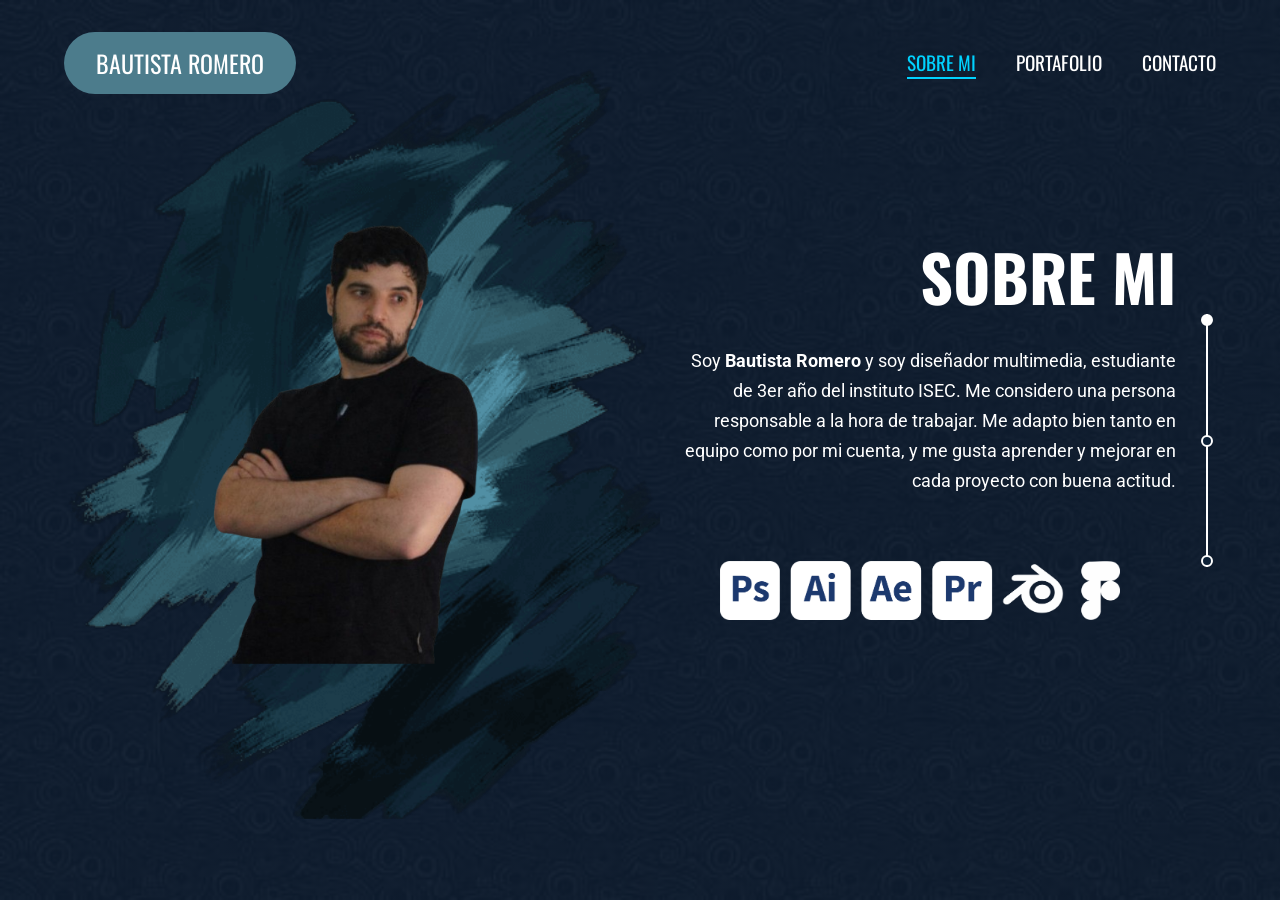
<file: index.html>
<!DOCTYPE html>
<html lang="es">
<head>
    <meta charset="UTF-8">
    <meta name="viewport" content="width=device-width, initial-scale=1.0">
    <title>Bautista Romero - Portafolio</title>
    <link href="https://fonts.googleapis.com/css2?family=Oswald:wght@400;700&family=Roboto:wght@300;400&display=swap" rel="stylesheet">
    <link rel="stylesheet" href="style.css">
</head>
<body>

    <header>
        <div class="logo-pill">BAUTISTA ROMERO</div>
        <nav>
            <ul>
                <li><a href="index.html" class="active">SOBRE MI</a></li>
                <li><a href="Portafolio.html">PORTAFOLIO</a></li>
                <li><a href="Contacto.html">CONTACTO</a></li>
            </ul>
        </nav>
    </header>

    <main>
        
    <div class="image-container">
    <img src="img/Pintura.png" class="heaven">
    <img src="img/Bautista Romero.png" class="eye">
    </div>

        <div class="info-container">
            <h1>SOBRE MI</h1>
            <p class="description">
                Soy <strong>Bautista Romero</strong> y soy diseñador multimedia, estudiante de 3er año del instituto ISEC. 
                Me considero una persona responsable a la hora de trabajar. Me adapto bien tanto en equipo como por mi cuenta, 
                y me gusta aprender y mejorar en cada proyecto con buena actitud.
            </p>
            <img src="img/Software.png" class="img-final">

            <div class="timeline-decorator">
                <div class="dot filled"></div>
                <div class="dot"></div>
                <div class="dot"></div>
            </div>
        </div>
    </main>

</body>
</html>
</file>
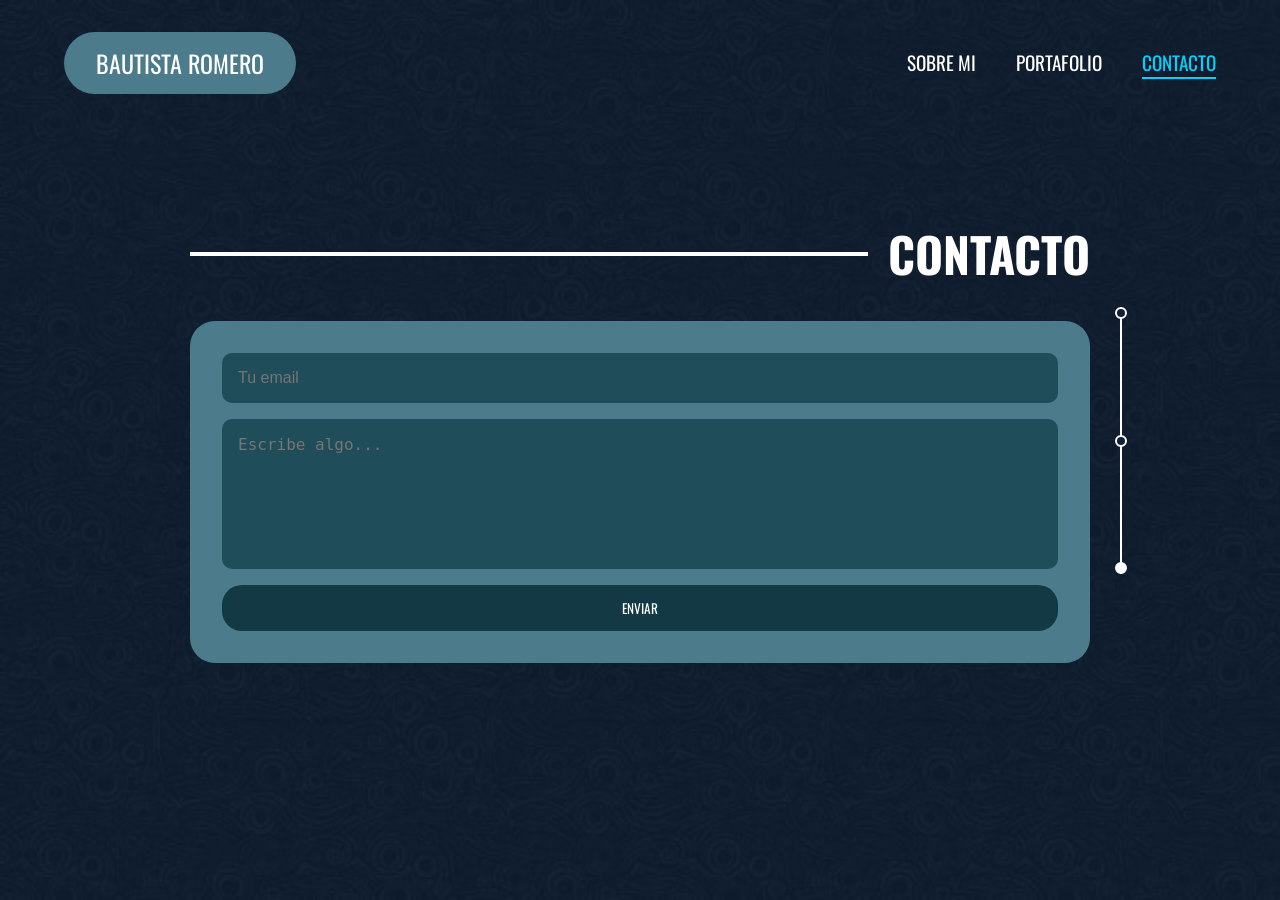
<file: Contacto.html>
<!DOCTYPE html>
<html lang="es">
<head>
    <meta charset="UTF-8">
    <meta name="viewport" content="width=device-width, initial-scale=1.0">
    <title>Bautista Romero - Contacto</title>
    <link href="https://fonts.googleapis.com/css2?family=Oswald:wght@400;700&family=Roboto:wght@300;400&display=swap" rel="stylesheet">
    <link rel="stylesheet" href="style.css">
</head>

<body>

<header>
    <div class="logo-pill">BAUTISTA ROMERO</div>

    <nav>
        <ul>
            <li><a href="index.html">SOBRE MI</a></li>
            <li><a href="Portafolio.html">PORTAFOLIO</a></li>
            <li><a href="Contacto.html" class="active">CONTACTO</a></li>
        </ul>
    </nav>
</header>

<main class="contact-main">

    <div class="contact-container">

        <div class="header-seccion">
            <div class="line"></div>
            <h1>CONTACTO</h1>
        </div>

        <form class="contact-form">
            <input type="email" placeholder="Tu email" required>
            <textarea placeholder="Escribe algo..." required></textarea>
            <button type="submit">ENVIAR</button>
        </form>

        <div class="timeline-decorator">
            <div class="dot"></div>
            <div class="dot"></div>
            <div class="dot filled"></div>
        </div>

    </div>

</main>

</body>
</html>
</file>
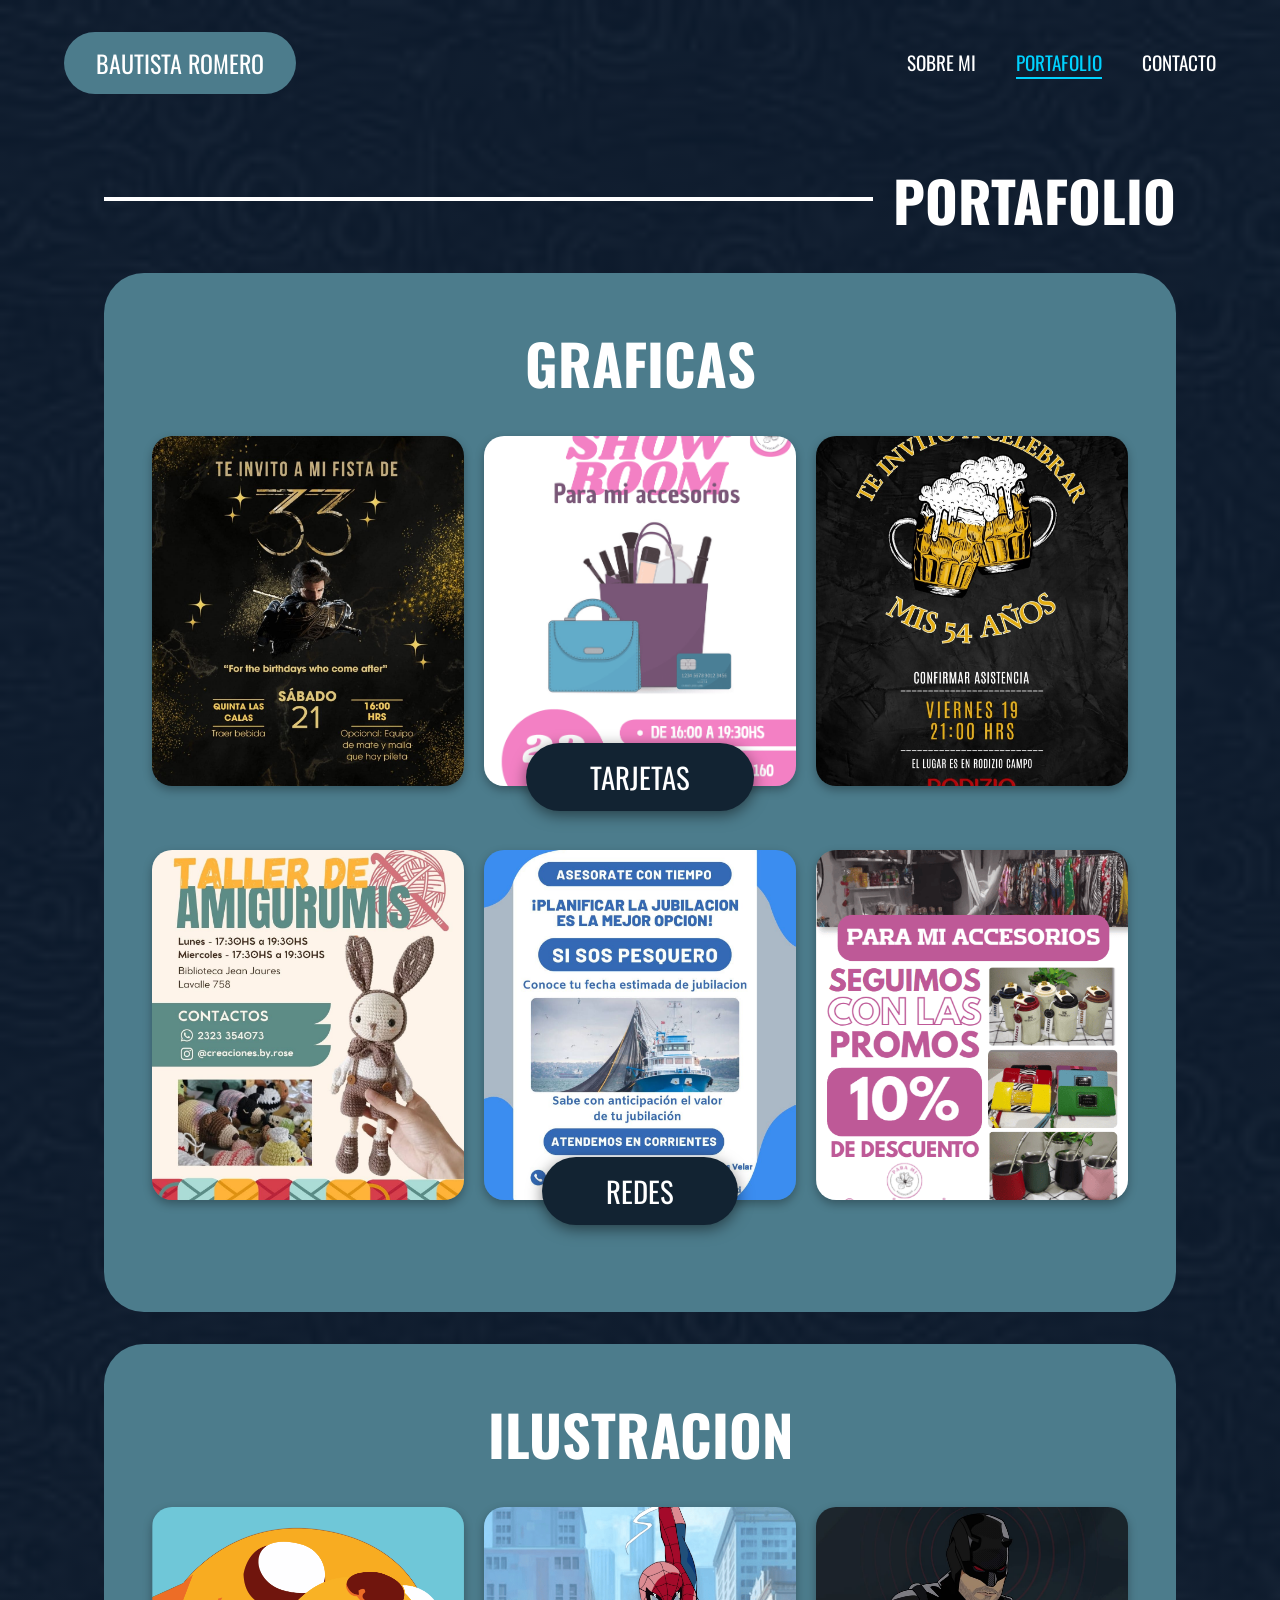
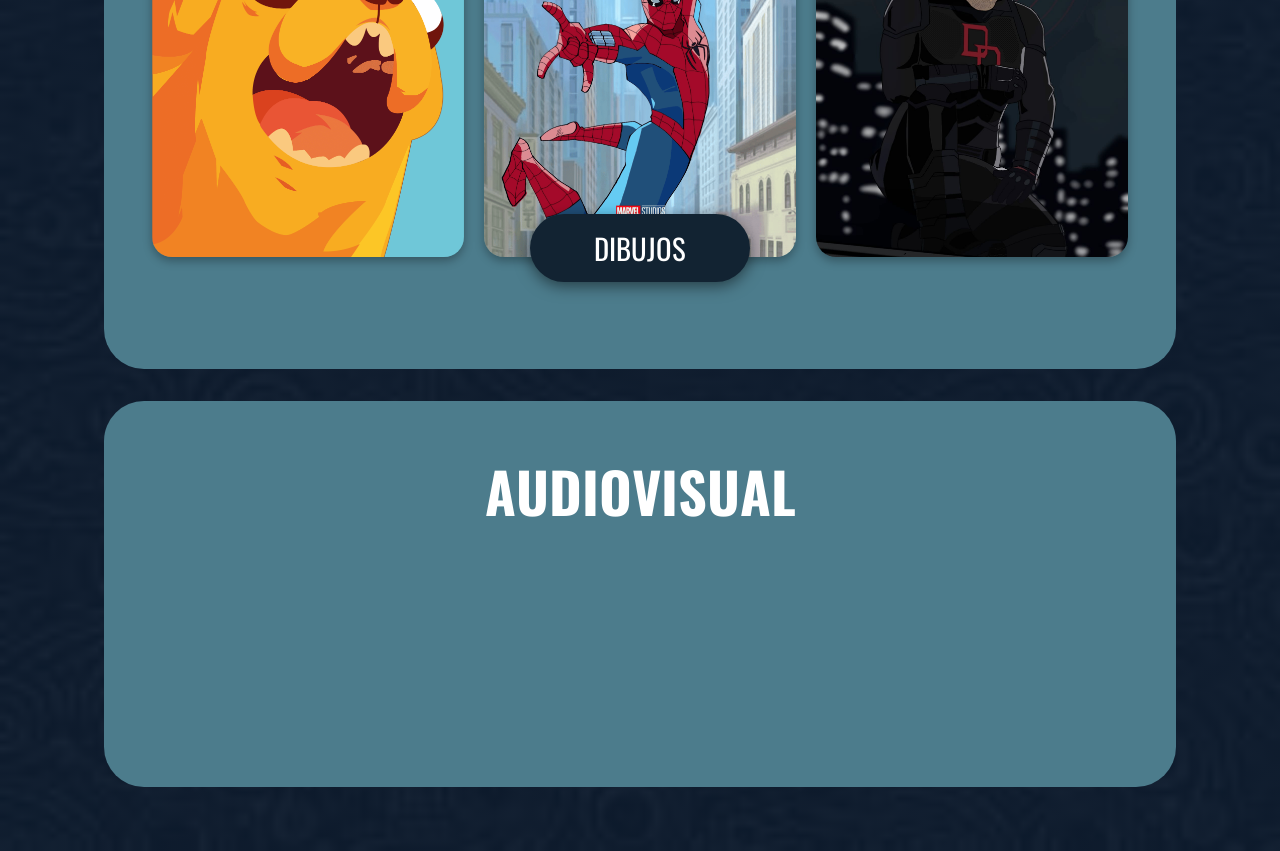
<file: Graficas.html>
<!DOCTYPE html>
<html lang="es">
<head>
    <meta charset="UTF-8">
    <meta name="viewport" content="width=device-width, initial-scale=1.0">
    <title>Bautista Romero - Portafolio</title>

    <link href="https://fonts.googleapis.com/css2?family=Oswald:wght@400;700&family=Roboto:wght@300;400&display=swap" rel="stylesheet">
    <link rel="stylesheet" href="style.css">
</head>

<body>

<header>
    <div class="logo-pill">BAUTISTA ROMERO</div>

    <nav>
        <ul>
            <li><a href="index.html">SOBRE MI</a></li>
            <li><a href="Portafolio.html" class="active">PORTAFOLIO</a></li>
            <li><a href="Contacto.html">CONTACTO</a></li>
        </ul>
    </nav>
</header>

<main class="detalle-main">
    
    <div class="header-portfolio">
        <div class="linea-decorativa"></div>
        <h2 class="titulo-pagina">PORTAFOLIO</h2>
    </div>

    <div class="detalle-container">
        <h1 class="seccion-titulo">GRAFICAS</h1>
        
        <div class="galeria-seccion">
            <div class="grid-imagenes">
                <img src="img/Expedition 33.jpg" alt="Tarjeta 1">
                <img src="img/Fecha.png" alt="Tarjeta 2">
                <img src="img/Cumple.jpeg" alt="Tarjeta 3">
            </div>
            <div class="categoria-label">TARJETAS</div>
        </div>

        <div class="galeria-seccion">
            <div class="grid-imagenes">
                <img src="img/Taller de Amigurumis.jpg" alt="Redes 1">
                <img src="img/Jubilacion.jpg" alt="Redes 2">
                <img src="img/Para mi Accesorio.png" alt="Redes 3">
            </div>
            <div class="categoria-label">REDES</div>
        </div>
    </div>

    <div class="detalle-container">
        <h1 class="seccion-titulo">ILUSTRACION</h1>
        
        <div class="galeria-seccion">
            <div class="grid-imagenes">
                <img src="img/jake.png" alt="Ilustración 1">
                <img src="img/Spider-man.png" alt="Ilustración 2">
                <img src="img/Daredevil.jpg" alt="Ilustración 3">
            </div>
            <div class="categoria-label">DIBUJOS</div>
        </div>
    </div>

    <div class="detalle-container">
        <h1 class="seccion-titulo">AUDIOVISUAL</h1>
        
        <div class="grid-imagenes">
            <div class="video-container">
                <iframe src="https://www.youtube-nocookie.com/embed/dEz4MEey1KI" frameborder="0" allowfullscreen></iframe>
            </div>

            <div class="video-container">
                <iframe src="https://www.youtube-nocookie.com/embed/fR_xWWhlIvQ" frameborder="0" allowfullscreen></iframe>
            </div>

            <div class="video-container">
                <iframe src="https://www.youtube-nocookie.com/embed/VSqykN1Q3R4" frameborder="0" allowfullscreen></iframe>
            </div>
        </div>
    </div>

</main>

</body>
</html>
</file>
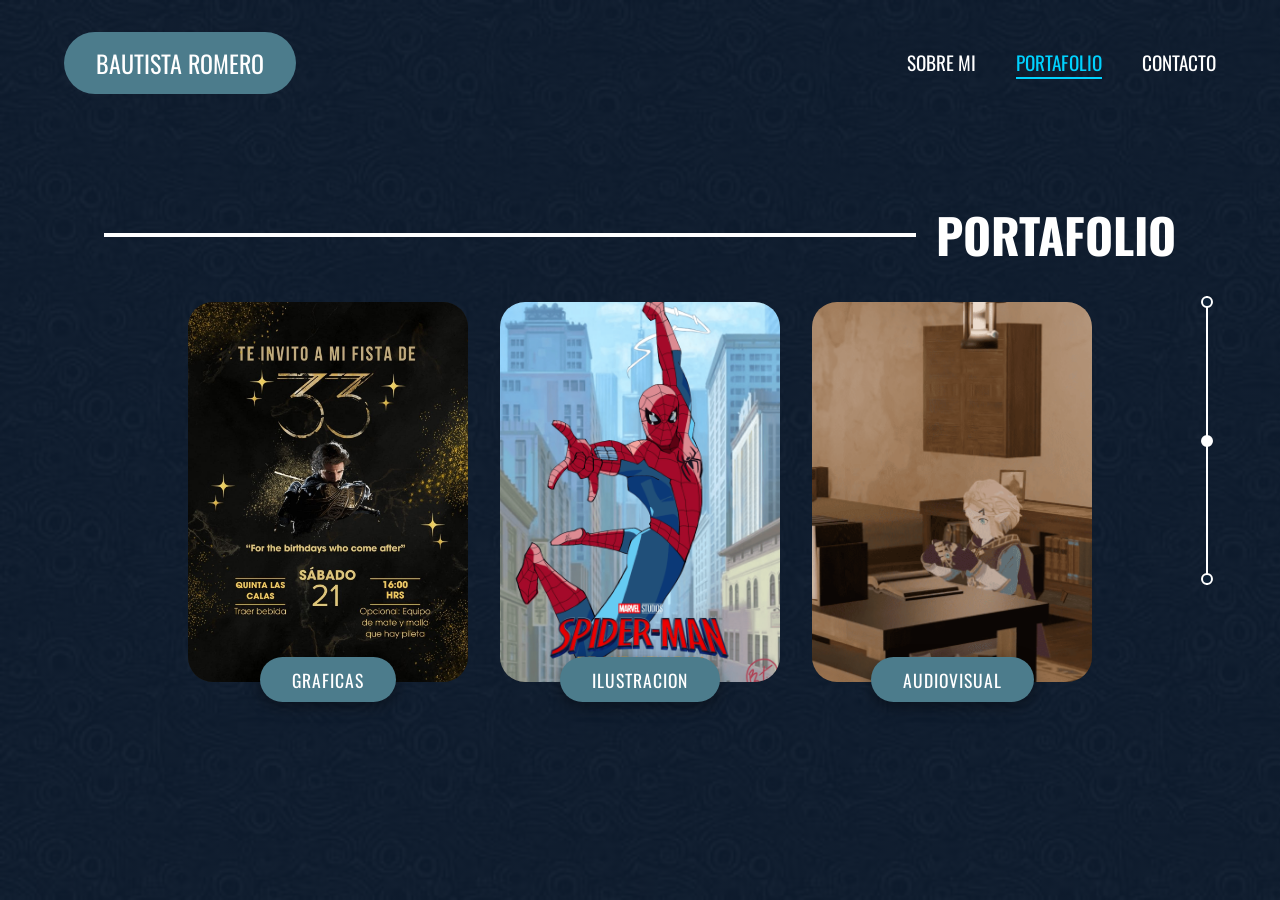
<file: Portafolio.html>
<!DOCTYPE html>
<html lang="es">
<head>
    <meta charset="UTF-8">
    <meta name="viewport" content="width=device-width, initial-scale=1.0">
    <title>Bautista Romero - Portafolio</title>

    <link href="https://fonts.googleapis.com/css2?family=Oswald:wght@400;700&family=Roboto:wght@300;400&display=swap" rel="stylesheet">
    <link rel="stylesheet" href="style.css">
</head>

<body>

<header>
    <div class="logo-pill">BAUTISTA ROMERO</div>

    <nav>
        <ul>
            <li><a href="index.html">SOBRE MI</a></li>
            <li><a href="Portafolio.html" class="active">PORTAFOLIO</a></li>
            <li><a href="Contacto.html">CONTACTO</a></li>
        </ul>
    </nav>
</header>

<main class="portfolio-main">

    <div class="portfolio-container">

        <!-- Aquí van el título y la línea -->
        <div class="header-seccion">
            <div class="line"></div>
            <h1>PORTAFOLIO</h1>
        </div>

    <div class="cards">
      <a href="graficas.html" class="card-link">
             <div class="card">
                <img src="img/Expedition 33.jpg" alt="Gráficas">
                <div class="card-tag">GRAFICAS</div>
             </div>
      </a>

        <div class="cards">
          <a href="Graficas.html" class="card-link">
               <div class="card">
                  <img src="img/Spider-man.png" alt="Ilustración">
                  <div class="card-tag">ILUSTRACION</div>
              </div>
          </a>

            <div class="cards">
          <a href="Graficas.html" class="card-link">
               <div class="card">
                  <img src="img/Zelda.png" alt="Audiovisual">
                  <div class="card-tag">AUDIOVISUAL</div>
              </div>
          </a>

        <!-- Decorador lateral -->
        <div class="timeline-decorator">
            <div class="dot"></div>
            <div class="dot filled"></div>
            <div class="dot"></div>
        </div>

    </div>

</main

</body>
</html>
</file>
<file: style.css>
:root {
    --bg-color: #0d2137;
    --accent-teal: #4c7c8c;
    --text-white: #ffffff;
    --nav-hover: #00d2ff;
}
 
* {
    margin: 0;
    padding: 0;
    box-sizing: border-box;
}

body {
    background-image: linear-gradient(rgba(13, 33, 55, 0.8), rgba(13, 33, 55, 0.8)), url('img/Fondo.jpeg');
    background-size: cover;
    color: var(--text-white);
    font-family: 'Roboto', sans-serif;
    min-height: 100vh;
}

header {
    display: flex;
    justify-content: space-between;
    align-items: center;
    padding: 2rem 5%;
    max-width: 1400px;
    margin: 0 auto;
}

.header-seccion {
    display: flex;
    align-items: center;
    gap: 20px;
    width: 100%;
    margin-bottom: 2rem; 
}

.logo-pill {
    background-color: var(--accent-teal);
    padding: 0.8rem 2rem;
    border-radius: 50px;
    font-family: 'Oswald', sans-serif;
    font-size: 1.5rem;
}

nav ul {
    display: flex;
    list-style: none;
    gap: 2.5rem;
}

nav a {
    text-decoration: none;
    color: var(--text-white);
    font-family: 'Oswald', sans-serif;
    font-size: 1.2rem;
}

nav a.active {
    color: var(--nav-hover);
    border-bottom: 2px solid var(--nav-hover);
}

/* --- CONTENIDO --- */
main {
    display: flex;
    flex-wrap: wrap;
    max-width: 1200px;
    margin: 0 auto;
    padding: 2rem 5%;
    align-items: center;
    justify-content: center;
    min-height: 70vh;
}

/* --- ESTE ES EL ANCLA CLAVE --- */
.image-container {
    flex: 1;
    position: relative;
    min-height: clamp(300px, 45vh, 550px);
}

/* --- ESTILO COMÚN PARA AMBAS CAPAS --- */
.image-container img {
    position: absolute;
    top: 50%;
    left: 50%;
    transform: translate(-50%, -50%); 
}

.heaven {
    width: 200%;
    max-width: 600px;
    height: auto;
    top: 50%;
    left: 50px;
    z-index: 1;
}

.eye {
    width: 100%;
    max-width: 400px;
    height: auto;
    z-index: 2;
}

.info-container {
    flex: 1;
    padding-left: 3rem;
    position: relative;
    display: flex;
    flex-direction: column;
    align-items: flex-end; /* Alinea todo el contenido a la derecha */
}

h1 {
    font-family: 'Oswald', sans-serif;
    font-size: 4rem;
    margin-bottom: 1.5rem;
    margin-left: 0;
    text-align: center;
}

.description {
    font-size: 1.1rem;
    line-height: 1.7;
    max-width: 500px;
    margin-bottom: 2rem;
    text-align: right;
}

/* Decoración lateral */
.timeline-decorator {
    position: absolute;
    right: -2rem;
    top: 20%;
    height: 60%;
    width: 2px;
    background: white;
    display: flex;
    flex-direction: column;
    justify-content: space-between;
    align-items: center;
}

.dot {
    width: 12px;
    height: 12px;
    border: 2px solid white;
    border-radius: 50%;
    background: var(--bg-color);
}

.dot.filled {
    background: white;
}

.img-final {
    display: block;
    margin: 2rem auto;   /* Centra horizontalmente y da espacio arriba/abajo */
    max-width: 400px;
    height: auto;        /* Mantiene la proporción */
}


.portfolio-main {
    justify-content: center;
}

.portfolio-container {
    width: 100%;
    max-width: 1100px;
    position: relative;
}

.line {
    width: 60%;
    flex-grow: 1;
    height: 4px;
    background: white;
    margin: 0;
}

.cards {
    display: flex;
    gap: 2rem;
    justify-content: center;
}

.card {
    width: 280px; 
    height: 380px;
    background: #222;
    border-radius: 25px;
    position: relative;
    display: flex;
    justify-content: center;
    transition: transform 0.3s ease;
}

.card-anchor {
    position: absolute;
    top: 0;
    left: 0;
    width: 100%;
    height: 100%;
    z-index: 10;
    cursor: pointer;
}

.card img {
    width: 100%;
    height: 100%;
    object-fit: cover;
    border-radius: 25px;
}

.card-tag {
    position: absolute;
    bottom: -20px;
    background-color: var(--accent-teal);
    color: white;
    padding: 0.6rem 2rem;
    border-radius: 50px;
    font-family: 'Oswald', sans-serif;
    font-size: 1.1rem;
    letter-spacing: 1px;
    box-shadow: 0 4px 15px rgba(0,0,0,0.4);
    white-space: nowrap;
}

/* Efecto al pasar el mouse */
.card:hover {
    transform: scale(1.05);
    cursor: pointer;
}

.card:hover .card-tag {
    background-color: var(--nav-hover);
}

.card-link {
    text-decoration: none;
    color: inherit;
    display: block;
}

/* --- CONTACTO --- */

.contact-main {
    justify-content: center;
}

.contact-container {
    width: 100%;
    max-width: 900px;
    position: relative;
}

.contact-form {
    background: var(--accent-teal);
    padding: 2rem;
    border-radius: 25px;
    display: flex;
    flex-direction: column;
    gap: 1rem;
}

.contact-form input,
.contact-form textarea {
    background: #1f4e5a;
    border: none;
    padding: 1rem;
    border-radius: 10px;
    color: white;
    font-size: 1rem;
}

.contact-form textarea {
    min-height: 150px;
    resize: none;
}

.contact-form button {
    background: #123944;
    border: none;
    padding: 0.8rem;
    border-radius: 20px;
    color: white;
    font-family: 'Oswald', sans-serif;
    cursor: pointer;
    transition: 0.3s;
}

.contact-form button:hover {
    background: var(--nav-hover);
}

.portfolio-container h1,
.contact-container h1 {
    margin: 0;
    white-space: nowrap;
    font-size: 3rem;
}

.header-portfolio {
    display: flex;
    align-items: center;
    width: 100%;
    max-width: 1200px;
    margin: 0 auto 1rem auto;
    gap: 20px;
}

.linea-decorativa {
    height: 4px;
    background-color: white;
    flex-grow: 1;
}

.titulo-pagina {
    font-family: 'Oswald', sans-serif;
    font-size: 3.5rem;
    color: white;
}

.detalle-container {
    background-color: var(--accent-teal);
    border-radius: 40px;
    padding: 3rem;
    width: 100%;
    max-width: 1100px;
    margin: 2rem auto;
    display: flex;
    flex-direction: column;
    align-items: center;
}

.grid-imagenes {
    display: grid;
    grid-template-columns: repeat(3, 1fr); 
    gap: 20px; /* Espacio entre los videos */
    width: 100%;
    max-width: 1200px;
    margin: 0 auto;
}

.video-container {
    position: relative;
    padding-bottom: 56.25%; 
    height: 0;
    overflow: hidden;
}

.video-container iframe {
    position: absolute;
    top: 0;
    left: 0;
    width: 100%;
    height: 100%;
}

.detalle-main {
    display: block;
    width: 100%;
    max-width: 1200px;
    margin: 0 auto;
    padding: 2rem 5%;
}

.seccion-titulo {
    font-size: 3.5rem;
    margin-bottom: 2rem;
    margin-left: 0;
    text-align: center;
}

/* --- La Grilla de Imágenes --- */
.galeria-seccion {
    position: relative;
    width: 100%;
    margin-bottom: 4rem;
    display: flex;
    flex-direction: column;
    align-items: center;
}

.grid-imagenes {
    display: grid;
    grid-template-columns: repeat(3, 1fr);
    gap: 20px;
    width: 100%;
}

.grid-imagenes img {
    width: 100%;
    height: 350px;
    object-fit: cover;
    border-radius: 20px;
    box-shadow: 0 4px 10px rgba(0,0,0,0.3);
}

.categoria-label {
    background-color: #122332;
    color: white;
    padding: 0.8rem 4rem;
    border-radius: 50px;
    font-family: 'Oswald', sans-serif;
    font-size: 1.8rem;
    position: absolute;
    bottom: -25px;
    box-shadow: 0 4px 15px rgba(0,0,0,0.5);
    z-index: 5;
}

.contact-form button:hover {
    background: var(--nav-hover);
}

/* Mobile */
@media (max-width: 900px) {
    main { flex-direction: column; text-align: center; }
    .info-container { padding-left: 0; margin-top: 3rem; }
    .header-portfolio {
        flex-direction: column;
        text-align: center;
    }
    .description { text-align: center; margin: 0 auto; }
    .software-icons { justify-content: center; }
    .timeline-decorator { display: none; }
    .grid-imagenes { grid-template-columns: 1fr; }
    .linea-decorativa { display: none; }
}
</file>
